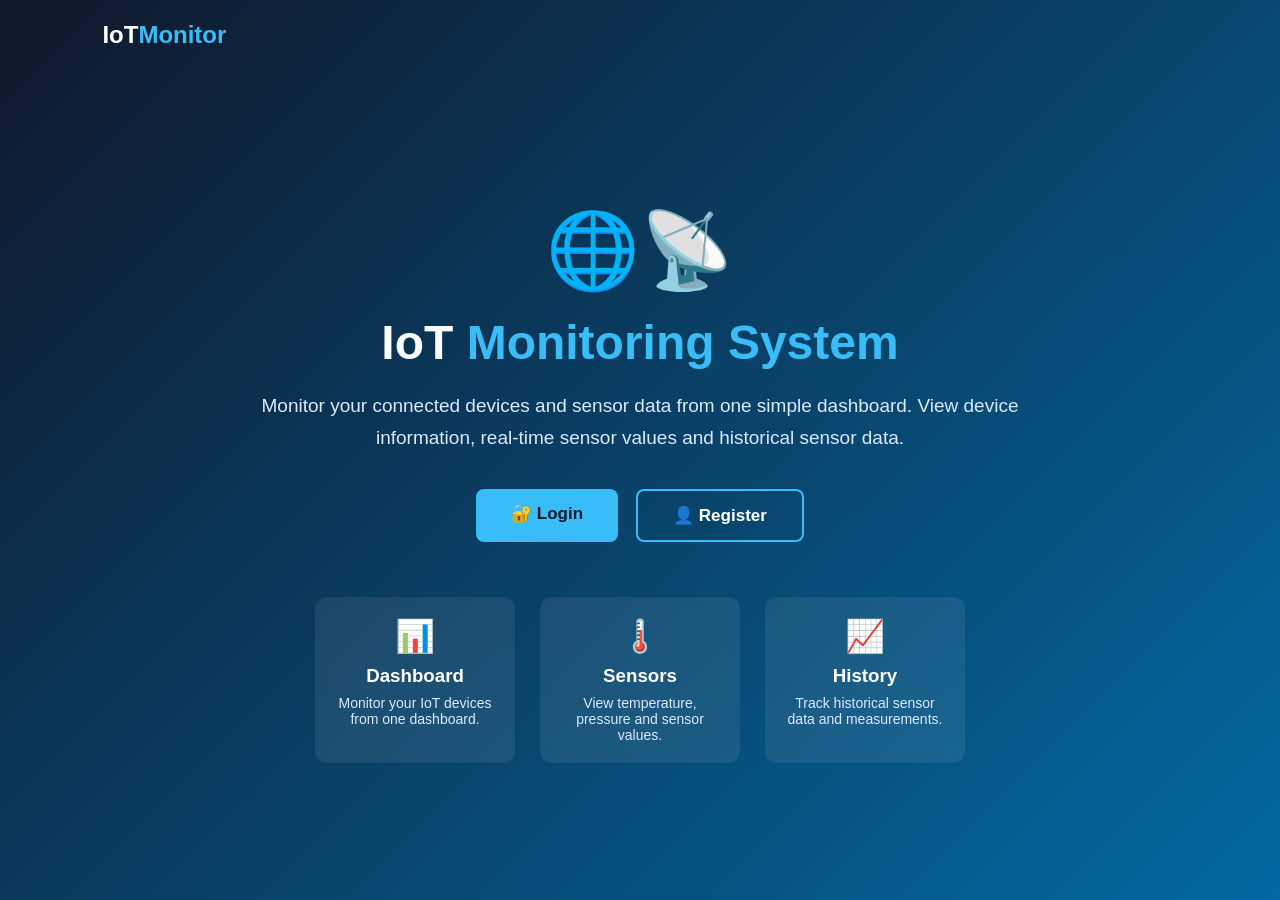
<file: templates/index.html>
<!DOCTYPE html>
<html lang="en">
<head>
    <meta charset="UTF-8">
    <meta name="viewport" content="width=device-width, initial-scale=1.0">

    <title>IoT Monitoring System</title>

    <style>
        * {
            box-sizing: border-box;
            margin: 0;
            padding: 0;
        }

        body {
            font-family: Arial, sans-serif;
            min-height: 100vh;
            background: linear-gradient(135deg, #0f172a, #0369a1);
            color: white;
        }

        .navbar {
            height: 70px;
            display: flex;
            align-items: center;
            justify-content: space-between;
            padding: 0 8%;
        }

        .logo {
            font-size: 24px;
            font-weight: bold;
        }

        .logo span {
            color: #38bdf8;
        }

        .hero {
            min-height: calc(100vh - 70px);
            display: flex;
            align-items: center;
            justify-content: center;
            text-align: center;
            padding: 40px 20px;
        }

        .hero-content {
            max-width: 800px;
        }

        .iot-icon {
            font-size: 75px;
            margin-bottom: 20px;
        }

        h1 {
            font-size: 48px;
            margin-bottom: 20px;
        }

        h1 span {
            color: #38bdf8;
        }

        .description {
            font-size: 19px;
            line-height: 1.7;
            color: #dbeafe;
            margin-bottom: 35px;
        }

        .buttons {
            display: flex;
            justify-content: center;
            gap: 18px;
            flex-wrap: wrap;
        }

        .btn {
            text-decoration: none;
            padding: 14px 35px;
            border-radius: 8px;
            font-size: 17px;
            font-weight: bold;
            transition: 0.3s;
        }

        .login-btn {
            background: #38bdf8;
            color: #0f172a;
        }

        .login-btn:hover {
            background: #7dd3fc;
            transform: translateY(-2px);
        }

        .register-btn {
            border: 2px solid #38bdf8;
            color: white;
        }

        .register-btn:hover {
            background: #38bdf8;
            color: #0f172a;
            transform: translateY(-2px);
        }

        .features {
            margin-top: 55px;
            display: flex;
            justify-content: center;
            gap: 25px;
            flex-wrap: wrap;
        }

        .feature {
            width: 200px;
            padding: 20px;
            background: rgba(255,255,255,0.08);
            border-radius: 12px;
            backdrop-filter: blur(5px);
        }

        .feature-icon {
            font-size: 32px;
            margin-bottom: 10px;
        }

        .feature h3 {
            margin-bottom: 8px;
        }

        .feature p {
            font-size: 14px;
            color: #dbeafe;
        }

        @media (max-width: 600px) {

            h1 {
                font-size: 34px;
            }

            .description {
                font-size: 16px;
            }

            .navbar {
                padding: 0 5%;
            }
        }
    </style>
</head>

<body>

    <!-- NAVBAR -->

    <nav class="navbar">

        <div class="logo">
            IoT<span>Monitor</span>
        </div>

    </nav>


    <!-- HERO SECTION -->

    <section class="hero">

        <div class="hero-content">

            <div class="iot-icon">
                🌐📡
            </div>

            <h1>
                IoT <span>Monitoring System</span>
            </h1>

            <p class="description">

                Monitor your connected devices and sensor data
                from one simple dashboard.

                View device information, real-time sensor values
                and historical sensor data.

            </p>


            <!-- LOGIN / REGISTER -->

            <div class="buttons">

                <a
                    href="/Login"
                    class="btn login-btn"
                >
                    🔐 Login
                </a>


                <a
                    href="/Register"
                    class="btn register-btn"
                >
                    👤 Register
                </a>

            </div>


            <!-- FEATURES -->

            <div class="features">

                <div class="feature">

                    <div class="feature-icon">
                        📊
                    </div>

                    <h3>
                        Dashboard
                    </h3>

                    <p>
                        Monitor your IoT devices
                        from one dashboard.
                    </p>

                </div>


                <div class="feature">

                    <div class="feature-icon">
                        🌡️
                    </div>

                    <h3>
                        Sensors
                    </h3>

                    <p>
                        View temperature,
                        pressure and sensor values.
                    </p>

                </div>


                <div class="feature">

                    <div class="feature-icon">
                        📈
                    </div>

                    <h3>
                        History
                    </h3>

                    <p>
                        Track historical sensor
                        data and measurements.
                    </p>

                </div>

            </div>

        </div>

    </section>

</body>
</html>
</file>
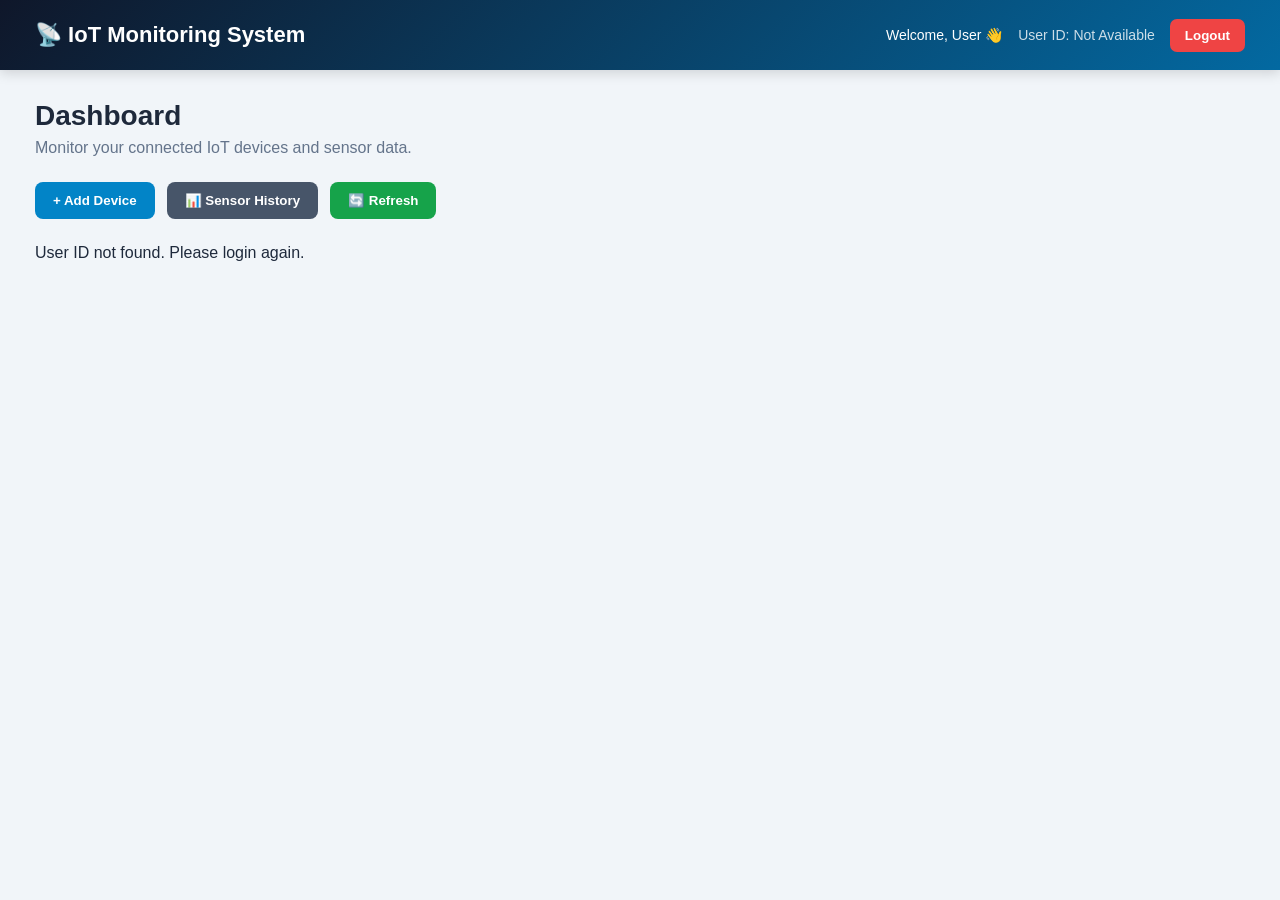
<file: templates/dashboard.html>
<!DOCTYPE html>
<html lang="en">

<head>

    <meta charset="UTF-8">

    <meta name="viewport"
          content="width=device-width, initial-scale=1.0">

    <title>IoT Monitoring Dashboard</title>

    <style>

        * {
            box-sizing: border-box;
            margin: 0;
            padding: 0;
        }

        body {

            font-family: Arial, sans-serif;

            background: #f1f5f9;

            color: #1e293b;
        }


        /* =========================
           HEADER
        ========================= */

        .header {

            height: 70px;

            background:
                linear-gradient(
                    135deg,
                    #0f172a,
                    #0369a1
                );

            color: white;

            display: flex;

            align-items: center;

            justify-content: space-between;

            padding: 0 35px;

            box-shadow:
                0 3px 12px
                rgba(0,0,0,0.15);
        }


        .logo {

            font-size: 22px;

            font-weight: bold;
        }


        .user-area {

            display: flex;

            align-items: center;

            gap: 15px;
        }


        #userInfo {

            font-size: 14px;
        }


        .user-id {

            margin-left: 12px;

            opacity: 0.8;
        }


        .logout-btn {

            border: none;

            background: #ef4444;

            color: white;

            padding: 9px 15px;

            border-radius: 7px;

            cursor: pointer;

            font-weight: bold;
        }


        .logout-btn:hover {

            background: #dc2626;
        }


        /* =========================
           MAIN
        ========================= */

        .main {

            padding: 30px 35px;
        }


        .page-title {

            font-size: 28px;

            margin-bottom: 7px;
        }


        .page-subtitle {

            color: #64748b;

            margin-bottom: 25px;
        }


        /* =========================
           TOP ACTIONS
        ========================= */

        .actions {

            display: flex;

            gap: 12px;

            margin-bottom: 25px;

            flex-wrap: wrap;
        }


        .action-btn {

            padding: 11px 18px;

            border: none;

            border-radius: 8px;

            color: white;

            font-weight: bold;

            cursor: pointer;
        }


        .add-btn {

            background: #0284c7;
        }


        .history-btn {

            background: #475569;
        }


        .refresh-btn {

            background: #16a34a;
        }


        .action-btn:hover {

            opacity: 0.9;

            transform: translateY(-1px);
        }


        /* =========================
           SENSOR CONTAINER
        ========================= */

        #sensorContainer {

            display: grid;

            grid-template-columns:
                repeat(
                    auto-fit,
                    minmax(280px, 1fr)
                );

            gap: 22px;
        }


        /* =========================
           DEVICE CARD
        ========================= */

        .sensor-card {

            background: white;

            border-radius: 14px;

            padding: 22px;

            box-shadow:
                0 5px 18px
                rgba(15,23,42,0.08);

            border: 1px solid #e2e8f0;

            transition: 0.25s;
        }


        .sensor-card:hover {

            transform: translateY(-4px);

            box-shadow:
                0 10px 25px
                rgba(15,23,42,0.13);
        }


        .device-header {

            display: flex;

            justify-content: space-between;

            align-items: center;

            margin-bottom: 18px;
        }


        .device-header h2 {

            font-size: 20px;

            display: flex;

            align-items: center;

            gap: 8px;
        }


        .status-dot {

            width: 10px;

            height: 10px;

            background: #22c55e;

            border-radius: 50%;

            display: inline-block;
        }


        .device-menu {

            color: #64748b;

            font-size: 22px;
        }


        .info {

            color: #64748b;

            margin-bottom: 10px;

            font-size: 14px;
        }


        .sensor-value {

            font-size: 36px;

            font-weight: bold;

            color: #0284c7;

            margin: 20px 0;
        }


        .status {

            color: #16a34a;

            font-weight: bold;
        }


        .view-details-btn {

            width: 100%;

            margin-top: 12px;

            padding: 11px;

            border: none;

            border-radius: 7px;

            background: #e0f2fe;

            color: #0369a1;

            font-weight: bold;

            cursor: pointer;
        }


        .view-details-btn:hover {

            background: #bae6fd;
        }


        /* =========================
           MODAL
        ========================= */

        #addDeviceModal {

            display: none;

            position: fixed;

            inset: 0;

            background:
                rgba(15,23,42,0.55);

            justify-content: center;

            align-items: center;

            z-index: 1000;
        }


        .modal-content {

            width: 420px;

            max-width: 90%;

            background: white;

            padding: 30px;

            border-radius: 14px;

            box-shadow:
                0 20px 50px
                rgba(0,0,0,0.25);
        }


        .modal-content h2 {

            margin-bottom: 20px;
        }


        .modal-content input,
        .modal-content select {

            width: 100%;

            padding: 12px;

            margin-bottom: 14px;

            border: 1px solid #cbd5e1;

            border-radius: 7px;
        }


        .modal-actions {

            display: flex;

            gap: 10px;
        }


        .modal-actions button {

            flex: 1;

            padding: 11px;

            border: none;

            border-radius: 7px;

            cursor: pointer;

            font-weight: bold;
        }


        #closeModal,
        #cancelDevice {

            background: #e2e8f0;

            color: #334155;
        }


        /* =========================
           RESPONSIVE
        ========================= */

        @media (max-width: 600px) {

            .header {

                padding: 0 15px;
            }

            .main {

                padding: 20px 15px;
            }

            .logo {

                font-size: 18px;
            }

            #userInfo {

                display: none;
            }

        }

    </style>

</head>


<body>


    <!-- =========================
         HEADER
    ========================= -->

    <header class="header">

        <div class="logo">
            📡 IoT Monitoring System
        </div>


        <div class="user-area">

            <div id="userInfo">

                Welcome,
                <span id="username">
                    User
                </span>

                👋

                <span class="user-id">

                    User ID:
                    <span id="userId"></span>

                </span>

            </div>


            <button
                class="logout-btn"
                onclick="logout()"
            >

                Logout

            </button>

        </div>

    </header>


    <!-- =========================
         MAIN CONTENT
    ========================= -->

    <main class="main">


        <h1 class="page-title">

            Dashboard

        </h1>


        <p class="page-subtitle">

            Monitor your connected IoT devices and sensor data.

        </p>


        <!-- =========================
             ACTION BUTTONS
        ========================= -->

        <div class="actions">

            <button
                id="addDeviceBtn"
                class="action-btn add-btn"
            >

                + Add Device

            </button>


            <button
                class="action-btn history-btn"
                onclick="openHistory()"
            >

                📊 Sensor History

            </button>


            <button
                class="action-btn refresh-btn"
                onclick="refreshDashboard()"
            >

                🔄 Refresh

            </button>

        </div>


        <!-- =========================
             SENSOR CARDS
        ========================= -->

        <div id="sensorContainer">

            <div class="sensor-card">

                Loading devices...

            </div>

        </div>


    </main>


    <!-- =========================
         ADD DEVICE MODAL
    ========================= -->

    <div id="addDeviceModal">


        <div class="modal-content">


            <h2>
                Add IoT Device
            </h2>


            <input
                type="text"
                id="deviceName"
                placeholder="Device Name"
            >


            <input
                type="text"
                id="deviceType"
                placeholder="Device Type"
            >


            <input
                type="text"
                id="deviceLocation"
                placeholder="Location"
            >


            <div class="modal-actions">

                <button
                    id="cancelDevice"
                    type="button"
                >

                    Cancel

                </button>


                <button
                    id="closeModal"
                    type="button"
                >

                    Close

                </button>

            </div>


            <div id="addDeviceMessage"></div>


        </div>

    </div>


    <!-- =========================
         JAVASCRIPT
    ========================= -->

    <script src="/static/dashboard.js"></script>


    <script>

        function logout() {

            localStorage.removeItem("user_id");

            localStorage.removeItem("username");

            window.location.href = "/Login";

        }

    </script>


</body>

</html>
</file>
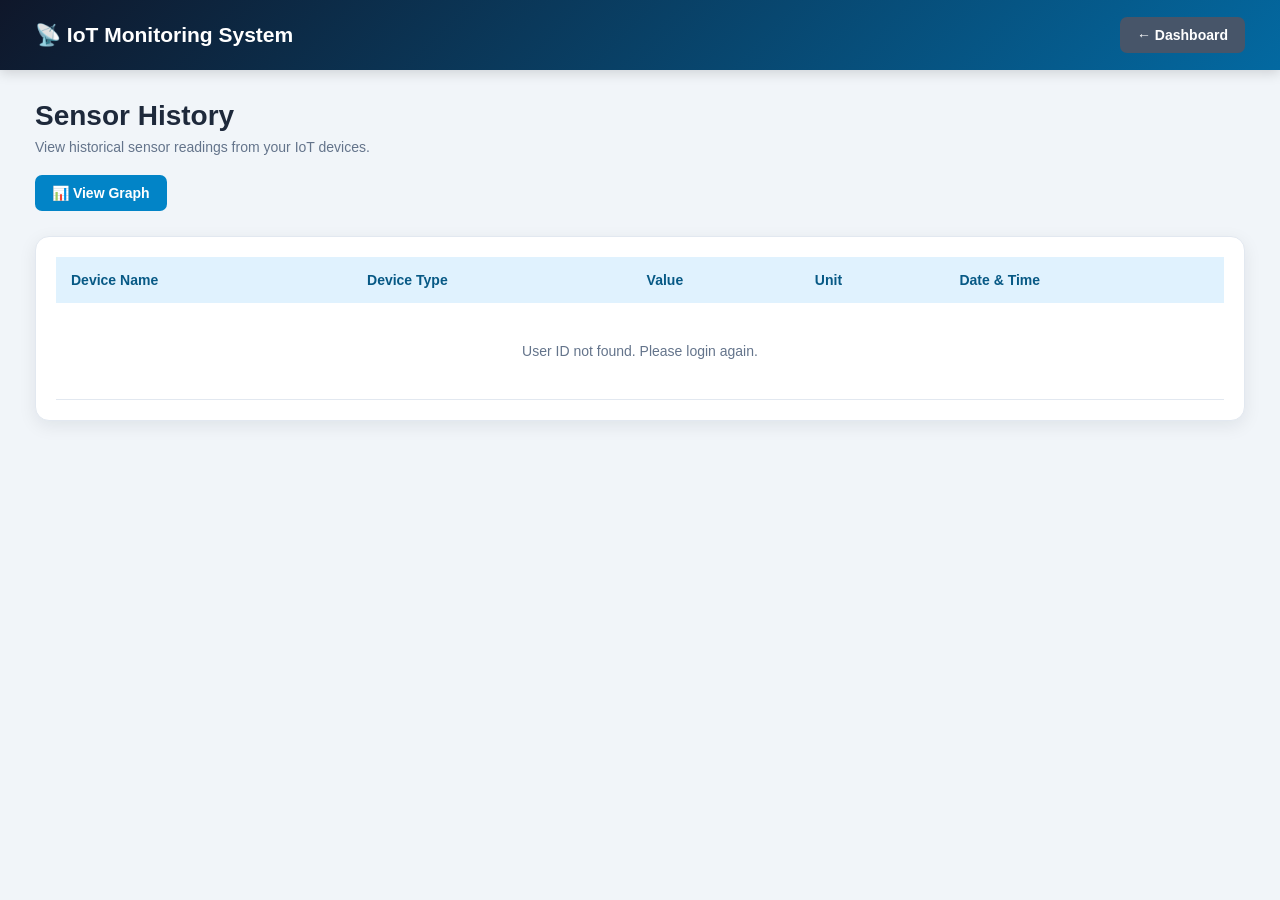
<file: templates/history.html>
<!DOCTYPE html>
<html lang="en">

<head>

    <meta charset="UTF-8">

    <meta name="viewport"
          content="width=device-width, initial-scale=1.0">

    <title>Sensor History - IoT Monitoring System</title>

    <style>

        * {
            box-sizing: border-box;
            margin: 0;
            padding: 0;
        }

        body {
            font-family: Arial, sans-serif;
            background: #f1f5f9;
            color: #1e293b;
        }


        /* =========================
           HEADER
        ========================= */

        .header {
            min-height: 70px;

            background:
                linear-gradient(
                    135deg,
                    #0f172a,
                    #0369a1
                );

            color: white;

            display: flex;
            align-items: center;
            justify-content: space-between;

            padding: 15px 35px;

            box-shadow:
                0 3px 12px
                rgba(0, 0, 0, 0.15);
        }


        .logo {
            font-size: 21px;
            font-weight: bold;
        }


        /* =========================
           MAIN
        ========================= */

        .main {
            padding: 30px 35px;
        }


        .title-section {
            margin-bottom: 20px;
        }


        h1 {
            font-size: 28px;
            margin-bottom: 7px;
        }


        .subtitle {
            color: #64748b;
            font-size: 14px;
        }


        /* =========================
           HEADER BACK BUTTON
        ========================= */

        .back-btn {
            border: none;

            background: #475569;

            color: white;

            padding: 10px 17px;

            border-radius: 7px;

            cursor: pointer;

            font-weight: bold;

            font-size: 14px;
        }


        .back-btn:hover {
            background: #334155;
        }


        /* =========================
           HISTORY ACTIONS
        ========================= */

        .history-actions {

            display: flex;

            gap: 10px;

            margin-bottom: 25px;
        }


        /* =========================
           VIEW GRAPH BUTTON
        ========================= */

        .graph-btn {

            border: none;

            background: #0284c7;

            color: white;

            padding: 10px 17px;

            border-radius: 7px;

            cursor: pointer;

            font-weight: bold;

            font-size: 14px;

            transition: 0.2s;
        }


        .graph-btn:hover {

            background: #0369a1;

            transform: translateY(-1px);
        }


        /* =========================
           TABLE CARD
        ========================= */

        .table-card {

            background: white;

            border-radius: 14px;

            padding: 20px;

            box-shadow:
                0 5px 18px
                rgba(15, 23, 42, 0.08);

            border: 1px solid #e2e8f0;

            overflow-x: auto;
        }


        /* =========================
           TABLE
        ========================= */

        table {

            width: 100%;

            border-collapse: collapse;

            min-width: 750px;
        }


        thead {

            background: #e0f2fe;
        }


        th {

            padding: 15px;

            text-align: left;

            color: #075985;

            font-size: 14px;

            white-space: nowrap;
        }


        td {

            padding: 15px;

            border-bottom:
                1px solid #e2e8f0;

            font-size: 14px;

            color: #475569;
        }


        tbody tr:hover {

            background: #f8fafc;
        }


        /* =========================
           SENSOR VALUE
        ========================= */

        td:nth-child(3) {

            font-weight: bold;

            color: #0284c7;
        }


        /* =========================
           UNIT
        ========================= */

        td:nth-child(4) {

            font-weight: bold;

            color: #334155;
        }


        /* =========================
           DATE & TIME
        ========================= */

        td:nth-child(5) {

            white-space: nowrap;

            color: #64748b;
        }


        /* =========================
           EMPTY MESSAGE
        ========================= */

        .empty-message {

            text-align: center;

            padding: 40px;

            color: #64748b;
        }


        /* =========================
           RESPONSIVE
        ========================= */

        @media (max-width: 600px) {

            .main {

                padding: 20px 15px;
            }


            .header {

                padding: 15px;
            }


            .logo {

                font-size: 17px;
            }


            h1 {

                font-size: 24px;
            }


            .subtitle {

                font-size: 13px;
            }


            .back-btn {

                padding: 8px 12px;

                font-size: 13px;
            }


            .graph-btn {

                padding: 9px 13px;

                font-size: 13px;
            }

        }

    </style>

</head>


<body>


    <!-- =========================
         HEADER
    ========================= -->

    <header class="header">

        <div class="logo">

            📡 IoT Monitoring System

        </div>


        <button
            id="backDashboard"
            class="back-btn"
            type="button"
        >

            ← Dashboard

        </button>

    </header>



    <!-- =========================
         MAIN
    ========================= -->

    <main class="main">


        <!-- TITLE -->

        <div class="title-section">

            <h1>
                Sensor History
            </h1>

            <p class="subtitle">

                View historical sensor readings
                from your IoT devices.

            </p>

        </div>



        <!-- =========================
             ACTION BUTTONS
        ========================= -->

        <div class="history-actions">

            <button
                type="button"
                id="graphBtn"
                class="graph-btn"
            >

                📊 View Graph

            </button>

        </div>



        <!-- =========================
             HISTORY TABLE
        ========================= -->

        <div class="table-card">

            <table>

                <thead>

                    <tr>

                        <th>
                            Device Name
                        </th>

                        <th>
                            Device Type
                        </th>

                        <th>
                            Value
                        </th>

                        <th>
                            Unit
                        </th>

                        <th>
                            Date &amp; Time
                        </th>

                    </tr>

                </thead>


                <tbody id="historyTable">

                    <tr>

                        <td
                            colspan="5"
                            class="empty-message"
                        >

                            Loading sensor history...

                        </td>

                    </tr>

                </tbody>

            </table>

        </div>

    </main>



    <!-- =========================
         HISTORY JAVASCRIPT
    ========================= -->

    <script src="/static/history.js?v=2"></script>


</body>

</html>
</file>
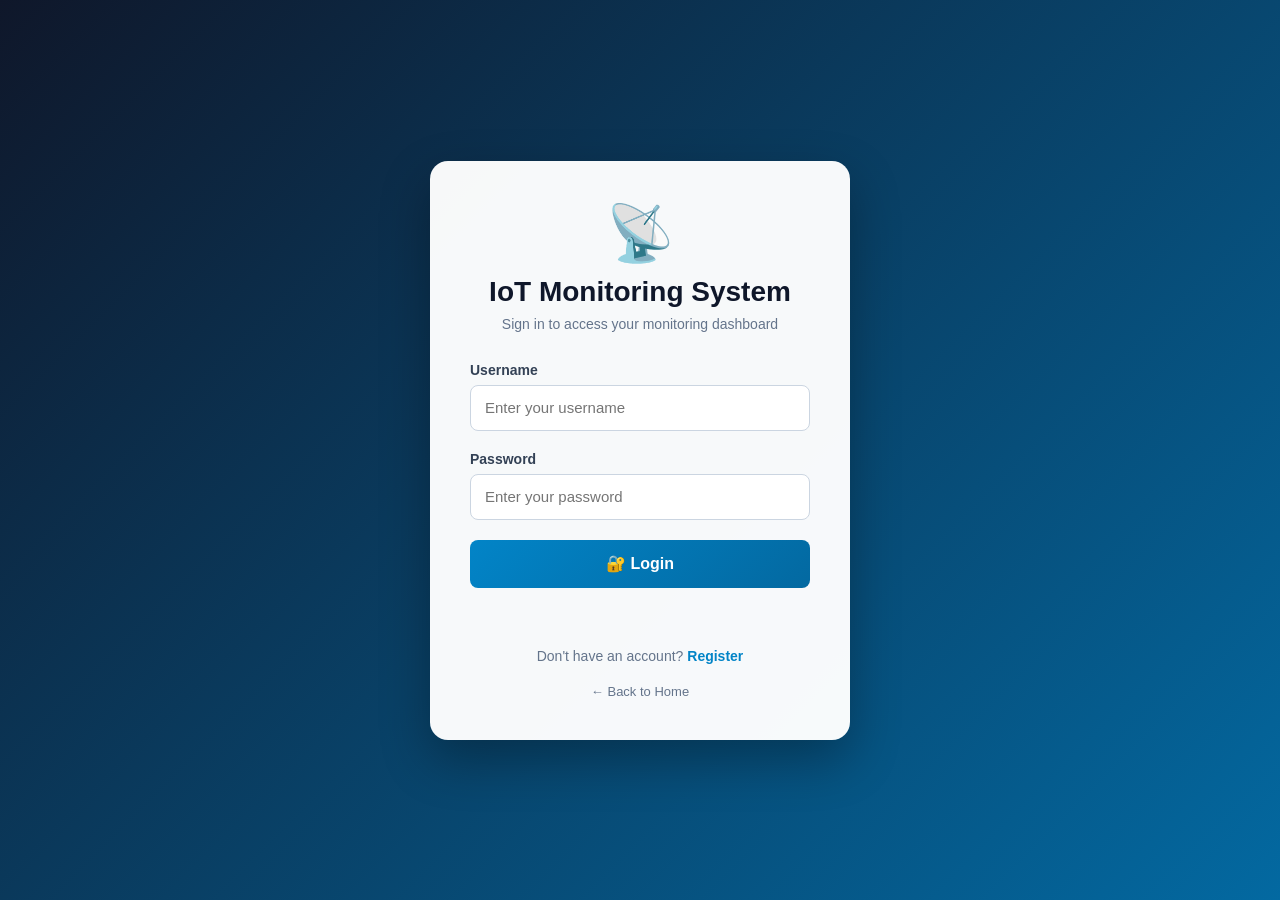
<file: templates/login.html>
<!DOCTYPE html>
<html lang="en">

<head>

    <meta charset="UTF-8">

    <meta name="viewport"
          content="width=device-width, initial-scale=1.0">

    <title>Login - IoT Monitoring System</title>

    <style>

        * {
            box-sizing: border-box;
            margin: 0;
            padding: 0;
        }

        body {

            min-height: 100vh;

            font-family: Arial, sans-serif;

            background:
                linear-gradient(
                    135deg,
                    #0f172a,
                    #0369a1
                );

            display: flex;

            justify-content: center;

            align-items: center;

            padding: 20px;
        }


        /* =========================
           LOGIN CARD
        ========================= */

        .login-card {

            width: 420px;

            background: rgba(255,255,255,0.97);

            padding: 40px;

            border-radius: 18px;

            box-shadow:
                0 20px 50px
                rgba(0,0,0,0.30);
        }


        /* =========================
           ICON
        ========================= */

        .iot-icon {

            text-align: center;

            font-size: 55px;

            margin-bottom: 10px;
        }


        /* =========================
           TITLE
        ========================= */

        h1 {

            text-align: center;

            color: #0f172a;

            font-size: 28px;

            margin-bottom: 8px;
        }


        .subtitle {

            text-align: center;

            color: #64748b;

            font-size: 14px;

            margin-bottom: 30px;
        }


        /* =========================
           LABEL
        ========================= */

        label {

            display: block;

            margin-bottom: 7px;

            color: #334155;

            font-size: 14px;

            font-weight: bold;
        }


        /* =========================
           INPUT
        ========================= */

        .input-group {

            margin-bottom: 20px;
        }


        input {

            width: 100%;

            height: 46px;

            padding: 0 14px;

            border: 1px solid #cbd5e1;

            border-radius: 8px;

            font-size: 15px;

            outline: none;

            transition: 0.2s;
        }


        input:focus {

            border-color: #0284c7;

            box-shadow:
                0 0 0 3px
                rgba(14,165,233,0.15);
        }


        /* =========================
           LOGIN BUTTON
        ========================= */

        button {

            width: 100%;

            height: 48px;

            border: none;

            border-radius: 8px;

            background:
                linear-gradient(
                    135deg,
                    #0284c7,
                    #0369a1
                );

            color: white;

            font-size: 16px;

            font-weight: bold;

            cursor: pointer;

            transition: 0.3s;
        }


        button:hover {

            transform: translateY(-2px);

            box-shadow:
                0 8px 20px
                rgba(3,105,161,0.30);
        }


        /* =========================
           MESSAGE
        ========================= */

        #message {

            text-align: center;

            margin-top: 15px;

            min-height: 20px;

            font-size: 14px;

            color: red;
        }


        /* =========================
           REGISTER LINK
        ========================= */

        .register-link {

            text-align: center;

            margin-top: 25px;

            color: #64748b;

            font-size: 14px;
        }


        .register-link a {

            color: #0284c7;

            font-weight: bold;

            text-decoration: none;
        }


        .register-link a:hover {

            text-decoration: underline;
        }


        /* =========================
           BACK HOME
        ========================= */

        .home-link {

            text-align: center;

            margin-top: 18px;
        }


        .home-link a {

            color: #64748b;

            text-decoration: none;

            font-size: 13px;
        }


        .home-link a:hover {

            color: #0284c7;
        }


        /* =========================
           MOBILE
        ========================= */

        @media (max-width: 500px) {

            .login-card {

                width: 100%;

                padding: 30px 25px;
            }

            h1 {

                font-size: 24px;
            }
        }

    </style>

</head>


<body>


    <!-- =========================
         LOGIN CARD
    ========================= -->

    <div class="login-card">


        <div class="iot-icon">
            📡
        </div>


        <h1>
            IoT Monitoring System
        </h1>


        <p class="subtitle">
            Sign in to access your monitoring dashboard
        </p>


        <!-- =========================
             LOGIN FORM
        ========================= -->

        <form id="loginForm">


            <div class="input-group">

                <label for="username">
                    Username
                </label>

                <input
                    type="text"
                    id="username"
                    placeholder="Enter your username"
                    autocomplete="username"
                    required
                >

            </div>


            <div class="input-group">

                <label for="password">
                    Password
                </label>

                <input
                    type="password"
                    id="password"
                    placeholder="Enter your password"
                    autocomplete="current-password"
                    required
                >

            </div>


            <button type="submit">

                🔐 Login

            </button>


        </form>


        <!-- =========================
             MESSAGE
        ========================= -->

        <div id="message"></div>


        <!-- =========================
             REGISTER
        ========================= -->

        <div class="register-link">

            Don't have an account?

            <a href="/Register">
                Register
            </a>

        </div>


        <!-- =========================
             HOME
        ========================= -->

        <div class="home-link">

            <a href="/">
                ← Back to Home
            </a>

        </div>


    </div>


    <!-- =========================
         LOGIN JAVASCRIPT
    ========================= -->

    <script src="/static/login.js"></script>


</body>

</html>
</file>
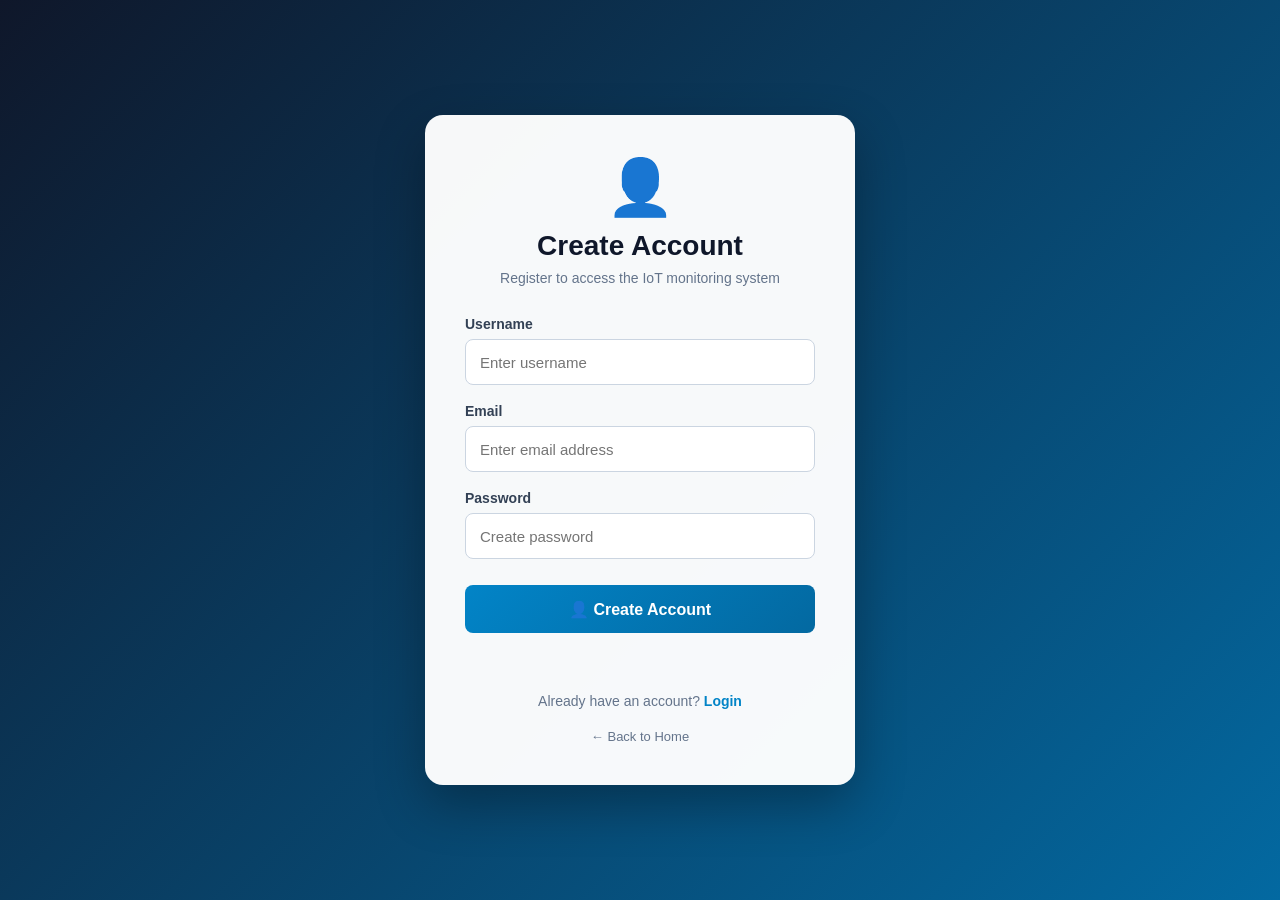
<file: templates/register.html>
<!DOCTYPE html>
<html lang="en">

<head>

    <meta charset="UTF-8">

    <meta name="viewport"
          content="width=device-width, initial-scale=1.0">

    <title>Register - IoT Monitoring System</title>

    <style>

        * {
            box-sizing: border-box;
            margin: 0;
            padding: 0;
        }

        body {

            min-height: 100vh;

            font-family: Arial, sans-serif;

            background:
                linear-gradient(
                    135deg,
                    #0f172a,
                    #0369a1
                );

            display: flex;

            justify-content: center;

            align-items: center;

            padding: 20px;
        }


        /* =========================
           REGISTER CARD
        ========================= */

        .register-card {

            width: 430px;

            background: rgba(255,255,255,0.97);

            padding: 40px;

            border-radius: 18px;

            box-shadow:
                0 20px 50px
                rgba(0,0,0,0.30);
        }


        /* =========================
           ICON
        ========================= */

        .iot-icon {

            text-align: center;

            font-size: 55px;

            margin-bottom: 10px;
        }


        /* =========================
           TITLE
        ========================= */

        h1 {

            text-align: center;

            color: #0f172a;

            font-size: 28px;

            margin-bottom: 8px;
        }


        .subtitle {

            text-align: center;

            color: #64748b;

            font-size: 14px;

            margin-bottom: 30px;
        }


        /* =========================
           INPUT GROUP
        ========================= */

        .input-group {

            margin-bottom: 18px;
        }


        label {

            display: block;

            margin-bottom: 7px;

            color: #334155;

            font-size: 14px;

            font-weight: bold;
        }


        input {

            width: 100%;

            height: 46px;

            padding: 0 14px;

            border: 1px solid #cbd5e1;

            border-radius: 8px;

            font-size: 15px;

            outline: none;

            transition: 0.2s;
        }


        input:focus {

            border-color: #0284c7;

            box-shadow:
                0 0 0 3px
                rgba(14,165,233,0.15);
        }


        /* =========================
           REGISTER BUTTON
        ========================= */

        button {

            width: 100%;

            height: 48px;

            margin-top: 8px;

            border: none;

            border-radius: 8px;

            background:
                linear-gradient(
                    135deg,
                    #0284c7,
                    #0369a1
                );

            color: white;

            font-size: 16px;

            font-weight: bold;

            cursor: pointer;

            transition: 0.3s;
        }


        button:hover {

            transform: translateY(-2px);

            box-shadow:
                0 8px 20px
                rgba(3,105,161,0.30);
        }


        /* =========================
           MESSAGE
        ========================= */

        #message {

            text-align: center;

            margin-top: 15px;

            min-height: 20px;

            font-size: 14px;

            font-weight: bold;
        }


        /* =========================
           LOGIN LINK
        ========================= */

        .login-link {

            text-align: center;

            margin-top: 25px;

            color: #64748b;

            font-size: 14px;
        }


        .login-link a {

            color: #0284c7;

            font-weight: bold;

            text-decoration: none;
        }


        .login-link a:hover {

            text-decoration: underline;
        }


        /* =========================
           HOME LINK
        ========================= */

        .home-link {

            text-align: center;

            margin-top: 18px;
        }


        .home-link a {

            color: #64748b;

            text-decoration: none;

            font-size: 13px;
        }


        .home-link a:hover {

            color: #0284c7;
        }


        /* =========================
           MOBILE
        ========================= */

        @media (max-width: 500px) {

            .register-card {

                width: 100%;

                padding: 30px 25px;
            }

            h1 {

                font-size: 24px;
            }
        }

    </style>

</head>


<body>


    <!-- =========================
         REGISTER CARD
    ========================= -->

    <div class="register-card">


        <div class="iot-icon">
            👤
        </div>


        <h1>
            Create Account
        </h1>


        <p class="subtitle">
            Register to access the IoT monitoring system
        </p>


        <!-- =========================
             REGISTER FORM
        ========================= -->

        <form id="registerForm">


            <div class="input-group">

                <label for="username">
                    Username
                </label>

                <input
                    type="text"
                    id="username"
                    placeholder="Enter username"
                    autocomplete="username"
                    required
                >

            </div>


            <div class="input-group">

                <label for="email">
                    Email
                </label>

                <input
                    type="email"
                    id="email"
                    placeholder="Enter email address"
                    autocomplete="email"
                    required
                >

            </div>


            <div class="input-group">

                <label for="password">
                    Password
                </label>

                <input
                    type="password"
                    id="password"
                    placeholder="Create password"
                    autocomplete="new-password"
                    required
                >

            </div>


            <button type="submit">

                👤 Create Account

            </button>


        </form>


        <!-- =========================
             MESSAGE
        ========================= -->

        <div id="message"></div>


        <!-- =========================
             LOGIN LINK
        ========================= -->

        <div class="login-link">

            Already have an account?

            <a href="/Login">
                Login
            </a>

        </div>


        <!-- =========================
             HOME LINK
        ========================= -->

        <div class="home-link">

            <a href="/">
                ← Back to Home
            </a>

        </div>


    </div>


    <!-- =========================
         REGISTER JAVASCRIPT
    ========================= -->

    <script src="/static/register.js"></script>


</body>

</html>
</file>
